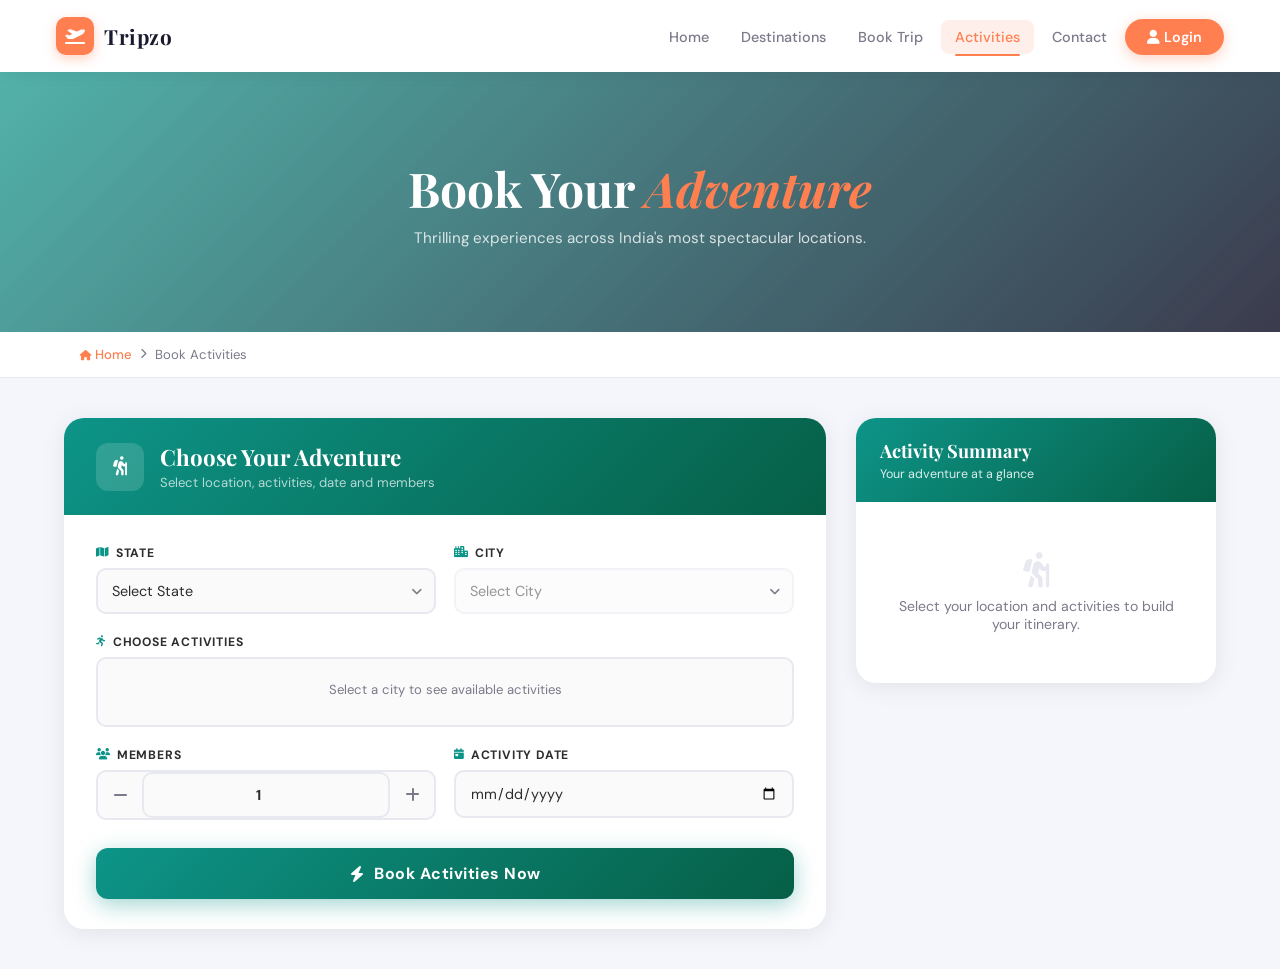
<file: Activity.html>
<!DOCTYPE html>
<html lang="en">
<head>
  <meta charset="UTF-8">
  <meta name="viewport" content="width=device-width, initial-scale=1.0">
  <title>Book Activities – Tripzo</title>
  <link rel="icon" href="data:image/svg+xml,<svg xmlns='http://www.w3.org/2000/svg' viewBox='0 0 100 100'><text y='.9em' font-size='90'>✈</text></svg>">
  <link rel="stylesheet" href="https://cdnjs.cloudflare.com/ajax/libs/font-awesome/6.6.0/css/all.min.css" crossorigin="anonymous">
  <link href="https://fonts.googleapis.com/css2?family=Playfair+Display:ital,wght@0,400;0,700;1,400&family=DM+Sans:wght@300;400;500;600&display=swap" rel="stylesheet">
  <link rel="stylesheet" href="style.css">
  <style>
    :root{--teal:#0d9488;--teal-dark:#065f46;--teal-light:rgba(13,148,136,.12);}
    .page-hero{height:260px;position:relative;display:flex;align-items:center;justify-content:center;overflow:hidden;}
    .page-hero::before{content:'';position:absolute;inset:0;background:url('https://images.unsplash.com/photo-1551632811-561732d1e306?w=1400&q=80') center/cover;}
    .page-hero::after{content:'';position:absolute;inset:0;background:linear-gradient(135deg,rgba(13,148,136,.7)0%,rgba(26,26,46,.85)100%);}
    .page-hero-text{position:relative;z-index:1;text-align:center;color:#fff;}
    .page-hero-text h1{font-family:'Playfair Display',serif;font-size:clamp(1.8rem,4vw,3rem);font-weight:700;margin-bottom:8px;}
    .page-hero-text h1 em{color:var(--coral);font-style:italic;}
    .page-hero-text p{font-size:.95rem;opacity:.8;}
    .breadcrumb{padding:14px 80px;background:#fff;border-bottom:1px solid var(--border);display:flex;align-items:center;gap:8px;font-size:.82rem;color:var(--text-muted);}
    .breadcrumb a{color:var(--coral);font-weight:500;}
    .breadcrumb i{font-size:.65rem;}
    .act-layout{max-width:1200px;margin:40px auto;padding:0 24px;display:grid;grid-template-columns:1fr 360px;gap:30px;align-items:start;}
    /* Form card */
    .form-card{background:#fff;border-radius:20px;box-shadow:var(--shadow);overflow:hidden;}
    .form-card-head{background:linear-gradient(135deg,var(--teal),var(--teal-dark));padding:24px 32px;display:flex;align-items:center;gap:16px;}
    .form-card-head .fch-icon{width:48px;height:48px;background:rgba(255,255,255,.15);border-radius:12px;display:flex;align-items:center;justify-content:center;font-size:1.2rem;color:#fff;}
    .form-card-head h2{font-family:'Playfair Display',serif;font-size:1.4rem;color:#fff;}
    .form-card-head p{font-size:.82rem;color:rgba(255,255,255,.7);margin-top:2px;}
    .form-body{padding:30px 32px;}
    .form-row{display:grid;grid-template-columns:1fr 1fr;gap:18px;}
    .fg{margin-bottom:20px;}
    .fg label{display:flex;align-items:center;gap:6px;font-size:.76rem;font-weight:700;text-transform:uppercase;letter-spacing:.8px;color:var(--text);margin-bottom:7px;}
    .fg label i{color:var(--teal);font-size:.7rem;}
    .sel-wrap{position:relative;}
    .sel-wrap::after{content:'\f107';font-family:'Font Awesome 6 Free';font-weight:900;position:absolute;right:14px;top:50%;transform:translateY(-50%);color:var(--text-muted);pointer-events:none;font-size:.8rem;}
    .fg select,.fg input[type="number"],.fg input[type="date"]{width:100%;padding:12px 14px;border:2px solid var(--border);border-radius:10px;font-family:'DM Sans',sans-serif;font-size:.9rem;color:var(--text);background:#fafafa;outline:none;transition:all .3s;appearance:none;-webkit-appearance:none;}
    .fg select:focus,.fg input:focus{border-color:var(--teal);background:#fff;box-shadow:0 0 0 4px rgba(13,148,136,.1);}
    .fg select:disabled{opacity:.5;cursor:not-allowed;}
    /* Activity chips */
    .activity-chips{display:grid;grid-template-columns:1fr 1fr;gap:8px;padding:12px;background:#fafafa;border:2px solid var(--border);border-radius:10px;min-height:70px;}
    .activity-chip{display:flex;align-items:center;gap:8px;padding:9px 12px;border-radius:8px;border:1.5px solid var(--border);background:#fff;cursor:pointer;transition:all .2s;font-size:.82rem;color:var(--text);}
    .activity-chip input[type="checkbox"]{width:14px;height:14px;accent-color:var(--teal);cursor:pointer;flex-shrink:0;margin:0;padding:0;border:none;box-shadow:none;}
    .activity-chip .chip-icon{font-size:1.05rem;flex-shrink:0;}
    .activity-chip:hover{border-color:var(--teal);background:var(--teal-light);}
    .activity-chip.checked{border-color:var(--teal);background:var(--teal-light);color:var(--teal-dark);font-weight:600;}
    .chips-hint{grid-column:1/-1;text-align:center;color:var(--text-muted);font-size:.82rem;padding:10px;}
    /* Member counter */
    .member-counter{display:flex;align-items:center;border:2px solid var(--border);border-radius:10px;overflow:hidden;background:#fafafa;}
    .ctr-btn{width:44px;height:44px;border:none;background:transparent;color:var(--text-muted);font-size:1rem;cursor:pointer;transition:all .2s;display:flex;align-items:center;justify-content:center;}
    .ctr-btn:hover{background:var(--teal-light);color:var(--teal);}
    .ctr-val{flex:1;text-align:center;font-size:1rem;font-weight:700;color:var(--text);border:none;background:transparent;outline:none;font-family:'DM Sans',sans-serif;padding:0;}
    /* Errors */
    .ferr{font-size:.75rem;color:#e53935;margin-top:4px;display:none;align-items:center;gap:4px;}
    .ferr.show{display:flex;}
    /* Submit */
    .form-submit{width:100%;padding:15px;background:linear-gradient(135deg,var(--teal),var(--teal-dark));color:#fff;border:none;border-radius:12px;font-family:'DM Sans',sans-serif;font-size:1rem;font-weight:700;letter-spacing:.5px;cursor:pointer;transition:all .3s;box-shadow:0 6px 22px rgba(13,148,136,.38);display:flex;align-items:center;justify-content:center;gap:10px;margin-top:8px;}
    .form-submit:hover{transform:translateY(-2px);box-shadow:0 10px 30px rgba(13,148,136,.55);}
    /* Summary */
    .summary-card{background:#fff;border-radius:20px;box-shadow:var(--shadow);overflow:hidden;position:sticky;top:90px;}
    .sum-head{background:linear-gradient(135deg,var(--teal),var(--teal-dark));padding:20px 24px;color:#fff;}
    .sum-head h3{font-family:'Playfair Display',serif;font-size:1.15rem;margin-bottom:3px;}
    .sum-head p{font-size:.78rem;opacity:.85;}
    .sum-body{padding:22px;}
    .sum-item{display:flex;justify-content:space-between;align-items:flex-start;padding:11px 0;border-bottom:1px solid var(--border);gap:10px;}
    .sum-item:last-child{border-bottom:none;}
    .sum-label{font-size:.74rem;text-transform:uppercase;letter-spacing:.8px;color:var(--text-muted);font-weight:700;display:flex;align-items:center;gap:5px;flex-shrink:0;}
    .sum-label i{color:var(--teal);}
    .sum-val{font-size:.88rem;font-weight:600;color:var(--text);text-align:right;max-width:58%;}
    .sum-tag{background:var(--teal-light);color:var(--teal);padding:2px 8px;border-radius:20px;font-size:.72rem;font-weight:600;white-space:nowrap;}
    .sum-empty{text-align:center;padding:28px 16px;color:var(--text-muted);font-size:.88rem;}
    .sum-empty i{font-size:2.2rem;color:var(--border);display:block;margin-bottom:10px;}
    /* Confirm modal */
    .bk-modal{display:none;position:fixed;inset:0;background:rgba(0,0,0,.6);backdrop-filter:blur(4px);z-index:9999;align-items:center;justify-content:center;}
    .bk-modal.open{display:flex;}
    .bk-modal-box{background:#fff;border-radius:24px;padding:44px 38px;max-width:500px;width:92%;text-align:center;animation:popIn .4s cubic-bezier(.175,.885,.32,1.275);box-shadow:0 30px 80px rgba(0,0,0,.25);}
    @keyframes popIn{from{opacity:0;transform:scale(.85)}to{opacity:1;transform:scale(1)}}
    .bk-tick{width:76px;height:76px;background:linear-gradient(135deg,var(--teal),var(--teal-dark));border-radius:50%;display:flex;align-items:center;justify-content:center;margin:0 auto 22px;font-size:1.9rem;color:#fff;box-shadow:0 8px 24px rgba(13,148,136,.4);}
    .bk-modal-box h2{font-family:'Playfair Display',serif;font-size:1.7rem;margin-bottom:8px;color:var(--dark);}
    .bk-modal-box>p{color:var(--text-muted);font-size:.9rem;margin-bottom:22px;line-height:1.6;}
    .bk-ref{background:var(--teal-light);border:1.5px dashed var(--teal);border-radius:10px;padding:12px 18px;margin-bottom:22px;font-size:.82rem;color:var(--teal-dark);font-weight:700;}
    .bk-details{text-align:left;background:#f8f9fc;border-radius:12px;padding:14px 18px;margin-bottom:24px;}
    .md-row{display:flex;justify-content:space-between;padding:6px 0;font-size:.85rem;border-bottom:1px solid var(--border);}
    .md-row:last-child{border-bottom:none;}
    .md-row span:first-child{color:var(--text-muted);font-weight:500;}
    .md-row span:last-child{font-weight:600;color:var(--text);text-align:right;max-width:60%;}
    .bk-btn{width:100%;padding:13px;border-radius:12px;border:none;font-family:'DM Sans',sans-serif;font-size:.92rem;font-weight:700;cursor:pointer;transition:all .3s;margin-bottom:10px;}
    .bk-btn-primary{background:linear-gradient(135deg,var(--teal),var(--teal-dark));color:#fff;box-shadow:0 4px 16px rgba(13,148,136,.35);}
    .bk-btn-primary:hover{transform:translateY(-1px);}
    .bk-btn-secondary{background:transparent;color:var(--text-muted);border:2px solid var(--border);}
    .bk-btn-secondary:hover{border-color:var(--teal);color:var(--teal);}
    @media(max-width:900px){.act-layout{grid-template-columns:1fr;}.summary-card{position:static;}.breadcrumb{padding:14px 20px;}.form-row{grid-template-columns:1fr;}.form-body{padding:22px 20px;}}
    @media(max-width:600px){.activity-chips{grid-template-columns:1fr;}}
  </style>
</head>
<body>

<!-- NAVBAR -->
<header id="navbar">
  <a href="index.html" class="nav-brand">
    <div class="nav-brand-icon"><i class="fa-solid fa-plane-departure"></i></div>
    <span>Tripzo</span>
  </a>
  <nav><ul id="nav-list">
    <li><a href="index.html">Home</a></li>
    <li><a href="index.html#destinations">Destinations</a></li>
    <li><a href="booking.html">Book Trip</a></li>
    <li><a href="Activity.html" class="nav-active">Activities</a></li>
    <li><a href="index.html#contact">Contact</a></li>
    <li><a href="loginpg.html" class="nav-login-btn"><i class="fa-solid fa-user"></i> Login</a></li>
  </ul></nav>
  <button class="hamburger" id="hamburger" onclick="toggleNav()" aria-label="Toggle menu"><span></span><span></span><span></span></button>
</header>

<!-- PAGE HERO -->
<div class="page-hero">
  <div class="page-hero-text">
    <h1>Book Your <em>Adventure</em></h1>
    <p>Thrilling experiences across India's most spectacular locations.</p>
  </div>
</div>

<!-- BREADCRUMB -->
<div class="breadcrumb">
  <a href="index.html"><i class="fa-solid fa-house"></i> Home</a>
  <i class="fa-solid fa-chevron-right"></i>
  <span>Book Activities</span>
</div>

<!-- MAIN -->
<div class="act-layout">
  <!-- FORM -->
  <div>
    <div class="form-card">
      <div class="form-card-head">
        <div class="fch-icon"><i class="fa-solid fa-person-hiking"></i></div>
        <div><h2>Choose Your Adventure</h2><p>Select location, activities, date and members</p></div>
      </div>
      <div class="form-body">
        <form id="activityForm" novalidate>
          <!-- State + City -->
          <div class="form-row">
            <div class="fg">
              <label><i class="fa-solid fa-map"></i>State</label>
              <div class="sel-wrap">
                <select id="state" onchange="updateCities()"><option value="">Select State</option></select>
              </div>
              <div class="ferr" id="aerr-state"><i class="fa-solid fa-circle-exclamation"></i>Please select a state</div>
            </div>
            <div class="fg">
              <label><i class="fa-solid fa-city"></i>City</label>
              <div class="sel-wrap">
                <select id="city" onchange="updateActivities()" disabled><option value="">Select City</option></select>
              </div>
              <div class="ferr" id="aerr-city"><i class="fa-solid fa-circle-exclamation"></i>Please select a city</div>
            </div>
          </div>
          <!-- Activities -->
          <div class="fg">
            <label><i class="fa-solid fa-person-running"></i>Choose Activities</label>
            <div class="activity-chips" id="activityChips">
              <p class="chips-hint">Select a city to see available activities</p>
            </div>
            <div class="ferr" id="aerr-act"><i class="fa-solid fa-circle-exclamation"></i>Select at least one activity</div>
          </div>
          <!-- Members + Date -->
          <div class="form-row">
            <div class="fg">
              <label><i class="fa-solid fa-users"></i>Members</label>
              <div class="member-counter">
                <button type="button" class="ctr-btn" onclick="changeCount(-1)"><i class="fa-solid fa-minus"></i></button>
                <input type="number" class="ctr-val" id="members" value="1" min="1" max="50" readonly>
                <button type="button" class="ctr-btn" onclick="changeCount(1)"><i class="fa-solid fa-plus"></i></button>
              </div>
              <div class="ferr" id="aerr-members"><i class="fa-solid fa-circle-exclamation"></i>Min 1, max 50 members</div>
            </div>
            <div class="fg">
              <label><i class="fa-solid fa-calendar-day"></i>Activity Date</label>
              <input type="date" id="activityDate">
              <div class="ferr" id="aerr-date"><i class="fa-solid fa-circle-exclamation"></i>Please select a future date</div>
            </div>
          </div>
          <button type="submit" class="form-submit">
            <i class="fa-solid fa-bolt"></i> Book Activities Now
          </button>
        </form>
      </div>
    </div>
  </div>

  <!-- SUMMARY -->
  <div class="summary-card">
    <div class="sum-head"><h3>Activity Summary</h3><p>Your adventure at a glance</p></div>
    <div class="sum-body" id="summaryBody">
      <div class="sum-empty"><i class="fa-solid fa-person-hiking"></i>Select your location and activities to build your itinerary.</div>
    </div>
  </div>
</div>

<!-- CONFIRM MODAL -->
<div class="bk-modal" id="actConfirmModal">
  <div class="bk-modal-box">
    <div class="bk-tick"><i class="fa-solid fa-bolt"></i></div>
    <h2>Adventure Booked!</h2>
    <p>Your activities are confirmed. Get ready for an unforgettable experience!</p>
    <div class="bk-ref" id="actBookingRef">Booking ID: #ACT-000000</div>
    <div class="bk-details" id="actModalDetails"></div>
    <button class="bk-btn bk-btn-primary" onclick="window.location.href='index.html'"><i class="fa-solid fa-house"></i> Back to Home</button>
    <button class="bk-btn bk-btn-secondary" onclick="closeConfirmModal()">Book More Activities</button>
  </div>
</div>

<button class="back-top" id="backTop" onclick="window.scrollTo({top:0,behavior:'smooth'})" aria-label="Back to top"><i class="fa-solid fa-chevron-up"></i></button>

<script src="data.js"></script>
<script src="travel.js"></script>
</body>
</html>
</file>
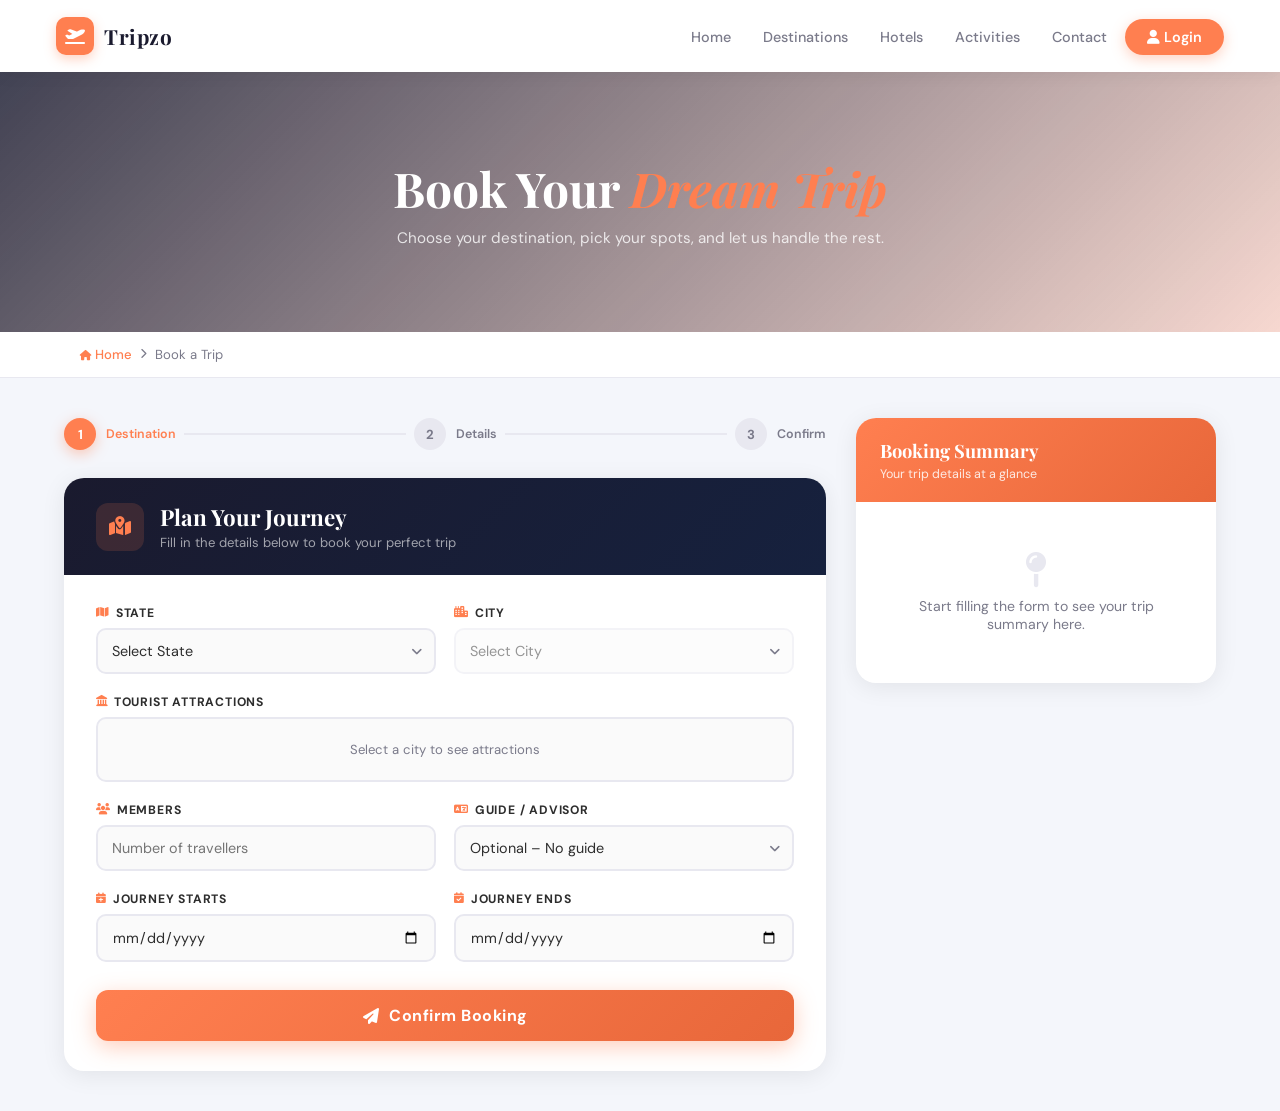
<file: booking.html>
<!DOCTYPE html>
<html lang="en">
<head>
  <meta charset="UTF-8">
  <meta name="viewport" content="width=device-width, initial-scale=1.0">
  <title>Book a Trip – Tripzo</title>
  <link rel="icon" href="data:image/svg+xml,<svg xmlns='http://www.w3.org/2000/svg' viewBox='0 0 100 100'><text y='.9em' font-size='90'>✈</text></svg>">
  <link rel="stylesheet" href="https://cdnjs.cloudflare.com/ajax/libs/font-awesome/6.6.0/css/all.min.css" crossorigin="anonymous">
  <link href="https://fonts.googleapis.com/css2?family=Playfair+Display:ital,wght@0,400;0,700;1,400&family=DM+Sans:wght@300;400;500;600&display=swap" rel="stylesheet">
  <link rel="stylesheet" href="style.css">
  <style>
    /* ── PAGE SPECIFIC ── */
    .page-hero{height:260px;position:relative;display:flex;align-items:center;justify-content:center;overflow:hidden;}
    .page-hero::before{content:'';position:absolute;inset:0;background:url('https://images.unsplash.com/photo-1524492412937-b28074a5d7da?w=1400&q=80') center/cover;}
    .page-hero::after{content:'';position:absolute;inset:0;background:linear-gradient(135deg,rgba(26,26,46,.82)0%,rgba(255,127,80,.25)100%);}
    .page-hero-text{position:relative;z-index:1;text-align:center;color:#fff;}
    .page-hero-text h1{font-family:'Playfair Display',serif;font-size:clamp(1.8rem,4vw,3rem);font-weight:700;margin-bottom:8px;}
    .page-hero-text h1 em{color:var(--coral);font-style:italic;}
    .page-hero-text p{font-size:.95rem;opacity:.8;}
    .breadcrumb{padding:14px 80px;background:#fff;border-bottom:1px solid var(--border);display:flex;align-items:center;gap:8px;font-size:.82rem;color:var(--text-muted);}
    .breadcrumb a{color:var(--coral);font-weight:500;}
    .breadcrumb i{font-size:.65rem;}
    /* Layout */
    .booking-layout{max-width:1200px;margin:40px auto;padding:0 24px;display:grid;grid-template-columns:1fr 360px;gap:30px;align-items:start;}
    /* Steps */
    .steps{display:flex;align-items:center;margin-bottom:28px;}
    .step{display:flex;align-items:center;gap:10px;}
    .step-num{width:32px;height:32px;border-radius:50%;background:var(--border);color:var(--text-muted);display:flex;align-items:center;justify-content:center;font-size:.82rem;font-weight:700;flex-shrink:0;transition:all .3s;}
    .step.active .step-num{background:var(--coral);color:#fff;box-shadow:0 4px 14px rgba(255,127,80,.4);}
    .step.done .step-num{background:#2e7d32;color:#fff;}
    .step-label{font-size:.78rem;font-weight:600;color:var(--text-muted);}
    .step.active .step-label{color:var(--coral);}
    .step.done .step-label{color:#2e7d32;}
    .step-line{flex:1;height:2px;background:var(--border);margin:0 8px;transition:background .3s;}
    .step-line.done{background:#2e7d32;}
    /* Form card */
    .form-card{background:#fff;border-radius:20px;box-shadow:var(--shadow);overflow:hidden;}
    .form-card-head{background:linear-gradient(135deg,var(--dark),var(--dark-2));padding:24px 32px;display:flex;align-items:center;gap:16px;}
    .form-card-head .fch-icon{width:48px;height:48px;background:rgba(255,127,80,.15);border-radius:12px;display:flex;align-items:center;justify-content:center;font-size:1.2rem;color:var(--coral);}
    .form-card-head h2{font-family:'Playfair Display',serif;font-size:1.4rem;color:#fff;}
    .form-card-head p{font-size:.82rem;color:rgba(255,255,255,.6);margin-top:2px;}
    .form-body{padding:30px 32px;}
    .form-row{display:grid;grid-template-columns:1fr 1fr;gap:18px;}
    .fg{margin-bottom:20px;}
    .fg label{display:flex;align-items:center;gap:6px;font-size:.76rem;font-weight:700;text-transform:uppercase;letter-spacing:.8px;color:var(--text);margin-bottom:7px;}
    .fg label i{color:var(--coral);font-size:.7rem;}
    .sel-wrap{position:relative;}
    .sel-wrap::after{content:'\f107';font-family:'Font Awesome 6 Free';font-weight:900;position:absolute;right:14px;top:50%;transform:translateY(-50%);color:var(--text-muted);pointer-events:none;font-size:.8rem;}
    .fg select,.fg input[type="number"],.fg input[type="date"]{width:100%;padding:12px 14px;border:2px solid var(--border);border-radius:10px;font-family:'DM Sans',sans-serif;font-size:.9rem;color:var(--text);background:#fafafa;outline:none;transition:all .3s;appearance:none;-webkit-appearance:none;}
    .fg select:focus,.fg input:focus{border-color:var(--coral);background:#fff;box-shadow:0 0 0 4px rgba(255,127,80,.1);}
    .fg select:disabled{opacity:.5;cursor:not-allowed;}
    /* Sites */
    .sites-grid{display:grid;grid-template-columns:1fr 1fr;gap:8px;padding:12px;background:#fafafa;border:2px solid var(--border);border-radius:10px;min-height:60px;}
    .site-chip{display:flex;align-items:center;gap:8px;padding:8px 12px;border-radius:8px;border:1.5px solid var(--border);background:#fff;cursor:pointer;transition:all .2s;font-size:.82rem;color:var(--text);}
    .site-chip input[type="checkbox"]{width:14px;height:14px;accent-color:var(--coral);cursor:pointer;flex-shrink:0;margin:0;padding:0;border:none;box-shadow:none;}
    .site-chip:hover{border-color:var(--coral);background:var(--coral-light);}
    .site-chip.checked{border-color:var(--coral);background:var(--coral-light);color:var(--coral-dark);font-weight:600;}
    .sites-hint{grid-column:1/-1;text-align:center;color:var(--text-muted);font-size:.82rem;padding:10px;}
    /* Field errors */
    .ferr{font-size:.75rem;color:#e53935;margin-top:4px;display:none;align-items:center;gap:4px;}
    .ferr.show{display:flex;}
    /* Submit btn */
    .form-submit{width:100%;padding:15px;background:linear-gradient(135deg,var(--coral),var(--coral-dark));color:#fff;border:none;border-radius:12px;font-family:'DM Sans',sans-serif;font-size:1rem;font-weight:700;letter-spacing:.5px;cursor:pointer;transition:all .3s;box-shadow:0 6px 22px rgba(255,127,80,.38);display:flex;align-items:center;justify-content:center;gap:10px;margin-top:8px;}
    .form-submit:hover{transform:translateY(-2px);box-shadow:0 10px 30px rgba(255,127,80,.55);}
    /* Summary */
    .summary-card{background:#fff;border-radius:20px;box-shadow:var(--shadow);overflow:hidden;position:sticky;top:90px;}
    .sum-head{background:linear-gradient(135deg,var(--coral),var(--coral-dark));padding:20px 24px;color:#fff;}
    .sum-head h3{font-family:'Playfair Display',serif;font-size:1.15rem;margin-bottom:3px;}
    .sum-head p{font-size:.78rem;opacity:.85;}
    .sum-body{padding:22px;}
    .sum-item{display:flex;justify-content:space-between;align-items:flex-start;padding:11px 0;border-bottom:1px solid var(--border);gap:10px;}
    .sum-item:last-child{border-bottom:none;}
    .sum-label{font-size:.74rem;text-transform:uppercase;letter-spacing:.8px;color:var(--text-muted);font-weight:700;display:flex;align-items:center;gap:5px;flex-shrink:0;}
    .sum-label i{color:var(--coral);}
    .sum-val{font-size:.88rem;font-weight:600;color:var(--text);text-align:right;max-width:58%;}
    .sum-empty{text-align:center;padding:28px 16px;color:var(--text-muted);font-size:.88rem;}
    .sum-empty i{font-size:2.2rem;color:var(--border);display:block;margin-bottom:10px;}
    /* Confirm modal */
    .bk-modal{display:none;position:fixed;inset:0;background:rgba(0,0,0,.6);backdrop-filter:blur(4px);z-index:9999;align-items:center;justify-content:center;}
    .bk-modal.open{display:flex;}
    .bk-modal-box{background:#fff;border-radius:24px;padding:44px 38px;max-width:500px;width:92%;text-align:center;animation:popIn .4s cubic-bezier(.175,.885,.32,1.275);box-shadow:0 30px 80px rgba(0,0,0,.25);}
    @keyframes popIn{from{opacity:0;transform:scale(.85)}to{opacity:1;transform:scale(1)}}
    .bk-tick{width:76px;height:76px;background:linear-gradient(135deg,#51cf66,#2e7d32);border-radius:50%;display:flex;align-items:center;justify-content:center;margin:0 auto 22px;font-size:1.9rem;color:#fff;box-shadow:0 8px 24px rgba(81,207,102,.4);}
    .bk-modal-box h2{font-family:'Playfair Display',serif;font-size:1.7rem;margin-bottom:8px;color:var(--dark);}
    .bk-modal-box>p{color:var(--text-muted);font-size:.9rem;margin-bottom:22px;line-height:1.6;}
    .bk-ref{background:var(--coral-light);border:1.5px dashed var(--coral);border-radius:10px;padding:12px 18px;margin-bottom:22px;font-size:.82rem;color:var(--coral-dark);font-weight:700;}
    .bk-details{text-align:left;background:#f8f9fc;border-radius:12px;padding:14px 18px;margin-bottom:24px;}
    .md-row{display:flex;justify-content:space-between;padding:6px 0;font-size:.85rem;border-bottom:1px solid var(--border);}
    .md-row:last-child{border-bottom:none;}
    .md-row span:first-child{color:var(--text-muted);font-weight:500;}
    .md-row span:last-child{font-weight:600;color:var(--text);text-align:right;max-width:60%;}
    .bk-btn{width:100%;padding:13px;border-radius:12px;border:none;font-family:'DM Sans',sans-serif;font-size:.92rem;font-weight:700;cursor:pointer;transition:all .3s;margin-bottom:10px;}
    .bk-btn-primary{background:linear-gradient(135deg,var(--coral),var(--coral-dark));color:#fff;box-shadow:0 4px 16px rgba(255,127,80,.35);}
    .bk-btn-primary:hover{transform:translateY(-1px);}
    .bk-btn-secondary{background:transparent;color:var(--text-muted);border:2px solid var(--border);}
    .bk-btn-secondary:hover{border-color:var(--coral);color:var(--coral);}
    @media(max-width:900px){.booking-layout{grid-template-columns:1fr;}.summary-card{position:static;}.breadcrumb{padding:14px 20px;}.form-row{grid-template-columns:1fr;}.form-body{padding:22px 20px;}}
    @media(max-width:600px){.sites-grid{grid-template-columns:1fr;}}
  </style>
</head>
<body>

<!-- NAVBAR -->
<header id="navbar">
  <a href="index.html" class="nav-brand">
    <div class="nav-brand-icon"><i class="fa-solid fa-plane-departure"></i></div>
    <span>Tripzo</span>
  </a>
  <nav><ul id="nav-list">
    <li><a href="index.html">Home</a></li>
    <li><a href="index.html#destinations">Destinations</a></li>
    <li><a href="index.html#hotels">Hotels</a></li>
    <li><a href="Activity.html">Activities</a></li>
    <li><a href="index.html#contact">Contact</a></li>
    <li><a href="loginpg.html" class="nav-login-btn"><i class="fa-solid fa-user"></i> Login</a></li>
  </ul></nav>
  <button class="hamburger" id="hamburger" onclick="toggleNav()" aria-label="Toggle menu"><span></span><span></span><span></span></button>
</header>

<!-- PAGE HERO -->
<div class="page-hero">
  <div class="page-hero-text">
    <h1>Book Your <em>Dream Trip</em></h1>
    <p>Choose your destination, pick your spots, and let us handle the rest.</p>
  </div>
</div>

<!-- BREADCRUMB -->
<div class="breadcrumb">
  <a href="index.html"><i class="fa-solid fa-house"></i> Home</a>
  <i class="fa-solid fa-chevron-right"></i>
  <span>Book a Trip</span>
</div>

<!-- MAIN -->
<div class="booking-layout">
  <!-- LEFT: FORM -->
  <div>
    <!-- Progress Steps -->
    <div class="steps">
      <div class="step active" id="step1"><div class="step-num">1</div><div class="step-label">Destination</div></div>
      <div class="step-line" id="line1"></div>
      <div class="step" id="step2"><div class="step-num">2</div><div class="step-label">Details</div></div>
      <div class="step-line" id="line2"></div>
      <div class="step" id="step3"><div class="step-num">3</div><div class="step-label">Confirm</div></div>
    </div>

    <div class="form-card">
      <div class="form-card-head">
        <div class="fch-icon"><i class="fa-solid fa-map-location-dot"></i></div>
        <div><h2>Plan Your Journey</h2><p>Fill in the details below to book your perfect trip</p></div>
      </div>
      <div class="form-body">
        <form id="bookingForm" novalidate>
          <!-- State + City -->
          <div class="form-row">
            <div class="fg">
              <label><i class="fa-solid fa-map"></i>State</label>
              <div class="sel-wrap">
                <select id="placeName" onchange="updateCities()"><option value="">Select State</option></select>
              </div>
              <div class="ferr" id="err-state"><i class="fa-solid fa-circle-exclamation"></i>Please select a state</div>
            </div>
            <div class="fg">
              <label><i class="fa-solid fa-city"></i>City</label>
              <div class="sel-wrap">
                <select id="cityName" onchange="updateSites()" disabled><option value="">Select City</option></select>
              </div>
              <div class="ferr" id="err-city"><i class="fa-solid fa-circle-exclamation"></i>Please select a city</div>
            </div>
          </div>
          <!-- Sites -->
          <div class="fg">
            <label><i class="fa-solid fa-landmark"></i>Tourist Attractions</label>
            <div class="sites-grid" id="siteName">
              <p class="sites-hint">Select a city to see attractions</p>
            </div>
            <div class="ferr" id="err-sites"><i class="fa-solid fa-circle-exclamation"></i>Select at least one attraction</div>
          </div>
          <!-- Members + Guide -->
          <div class="form-row">
            <div class="fg">
              <label><i class="fa-solid fa-users"></i>Members</label>
              <input type="number" id="members" placeholder="Number of travellers" min="1" max="50" oninput="updateSummary()">
              <div class="ferr" id="err-members"><i class="fa-solid fa-circle-exclamation"></i>Enter 1–50 members</div>
            </div>
            <div class="fg">
              <label><i class="fa-solid fa-language"></i>Guide / Advisor</label>
              <div class="sel-wrap">
                <select id="Guide" onchange="updateSummary()">
                  <option value="">Optional – No guide</option>
                  <option value="English / Hindi">English / Hindi</option>
                  <option value="English / Bengali">English / Bengali</option>
                  <option value="English / Tamil">English / Tamil</option>
                  <option value="English / Telugu">English / Telugu</option>
                  <option value="English / Kannada">English / Kannada</option>
                  <option value="English / Marathi">English / Marathi</option>
                  <option value="English / Gujarati">English / Gujarati</option>
                  <option value="English / Punjabi">English / Punjabi</option>
                </select>
              </div>
            </div>
          </div>
          <!-- Dates -->
          <div class="form-row">
            <div class="fg">
              <label><i class="fa-solid fa-calendar-plus"></i>Journey Starts</label>
              <input type="date" id="startDate">
              <div class="ferr" id="err-start"><i class="fa-solid fa-circle-exclamation"></i>Please select a start date</div>
            </div>
            <div class="fg">
              <label><i class="fa-solid fa-calendar-check"></i>Journey Ends</label>
              <input type="date" id="endDate">
              <div class="ferr" id="err-end"><i class="fa-solid fa-circle-exclamation"></i>End date must be after start</div>
            </div>
          </div>
          <button type="button" id="submit" class="form-submit">
            <i class="fa-solid fa-paper-plane"></i> Confirm Booking
          </button>
        </form>
      </div>
    </div>
  </div>

  <!-- RIGHT: SUMMARY -->
  <div class="summary-card">
    <div class="sum-head"><h3>Booking Summary</h3><p>Your trip details at a glance</p></div>
    <div class="sum-body" id="summaryBody">
      <div class="sum-empty"><i class="fa-solid fa-map-pin"></i>Start filling the form to see your trip summary here.</div>
    </div>
  </div>
</div>

<!-- CONFIRM MODAL -->
<div class="bk-modal" id="confirmModal">
  <div class="bk-modal-box">
    <div class="bk-tick"><i class="fa-solid fa-check"></i></div>
    <h2>Booking Confirmed!</h2>
    <p>Your trip has been booked. Check your email for full itinerary details.</p>
    <div class="bk-ref" id="bookingRef">Booking ID: #TRP-000000</div>
    <div class="bk-details" id="modalDetails"></div>
    <button class="bk-btn bk-btn-primary" onclick="window.location.href='index.html'"><i class="fa-solid fa-house"></i> Back to Home</button>
    <button class="bk-btn bk-btn-secondary" onclick="closeConfirmModal()">Book Another Trip</button>
  </div>
</div>

<button class="back-top" id="backTop" onclick="window.scrollTo({top:0,behavior:'smooth'})" aria-label="Back to top"><i class="fa-solid fa-chevron-up"></i></button>

<script src="data.js"></script>
<script src="travel.js"></script>
<script>
  /* Live summary wired to booking page */
  window.updateSummary = function() {
    const state  = (document.getElementById('placeName')||{}).value;
    const city   = (document.getElementById('cityName')||{}).value;
    const members= (document.getElementById('members')||{}).value;
    const guide  = (document.getElementById('Guide')||{}).value;
    const start  = (document.getElementById('startDate')||{}).value;
    const end    = (document.getElementById('endDate')||{}).value;
    const sites  = Array.from(document.querySelectorAll('#siteName input:checked')).map(c=>c.value);
    const body   = document.getElementById('summaryBody');
    if(!body) return;
    if(!state){body.innerHTML='<div class="sum-empty"><i class="fa-solid fa-map-pin"></i>Start filling the form to see your trip summary here.</div>';return;}
    const row=(ico,lbl,val)=>val?`<div class="sum-item"><div class="sum-label"><i class="fa-solid fa-${ico}"></i>${lbl}</div><div class="sum-val">${val}</div></div>`:'';
    let html='';
    html+=row('map','State',state);
    html+=row('city','City',city);
    if(sites.length) html+=row('landmark','Attractions',sites.join(', '));
    html+=row('users','Members',members?`${members} traveller${members>1?'s':''}`: '');
    html+=row('language','Guide',guide||'None');
    if(start&&end){
      const days=Math.ceil((new Date(end)-new Date(start))/86400000);
      html+=row('calendar','Dates',`${fmtDate(start)} → ${fmtDate(end)}`);
      if(days>0) html+=row('clock','Duration',`${days} day${days>1?'s':''}`);
    } else if(start){
      html+=row('calendar','Starts',fmtDate(start));
    }
    body.innerHTML=html||'<div class="sum-empty"><i class="fa-solid fa-map-pin"></i>Keep filling the form...</div>';
  };

  /* date constraints */
  const today=new Date().toISOString().split('T')[0];
  document.getElementById('startDate').min=today;
  document.getElementById('endDate').min=today;
  document.getElementById('startDate').addEventListener('change',function(){
    document.getElementById('endDate').min=this.value;
    window.updateSummary();
  });
  document.getElementById('endDate').addEventListener('change',window.updateSummary);
</script>
</body>
</html>
</file>
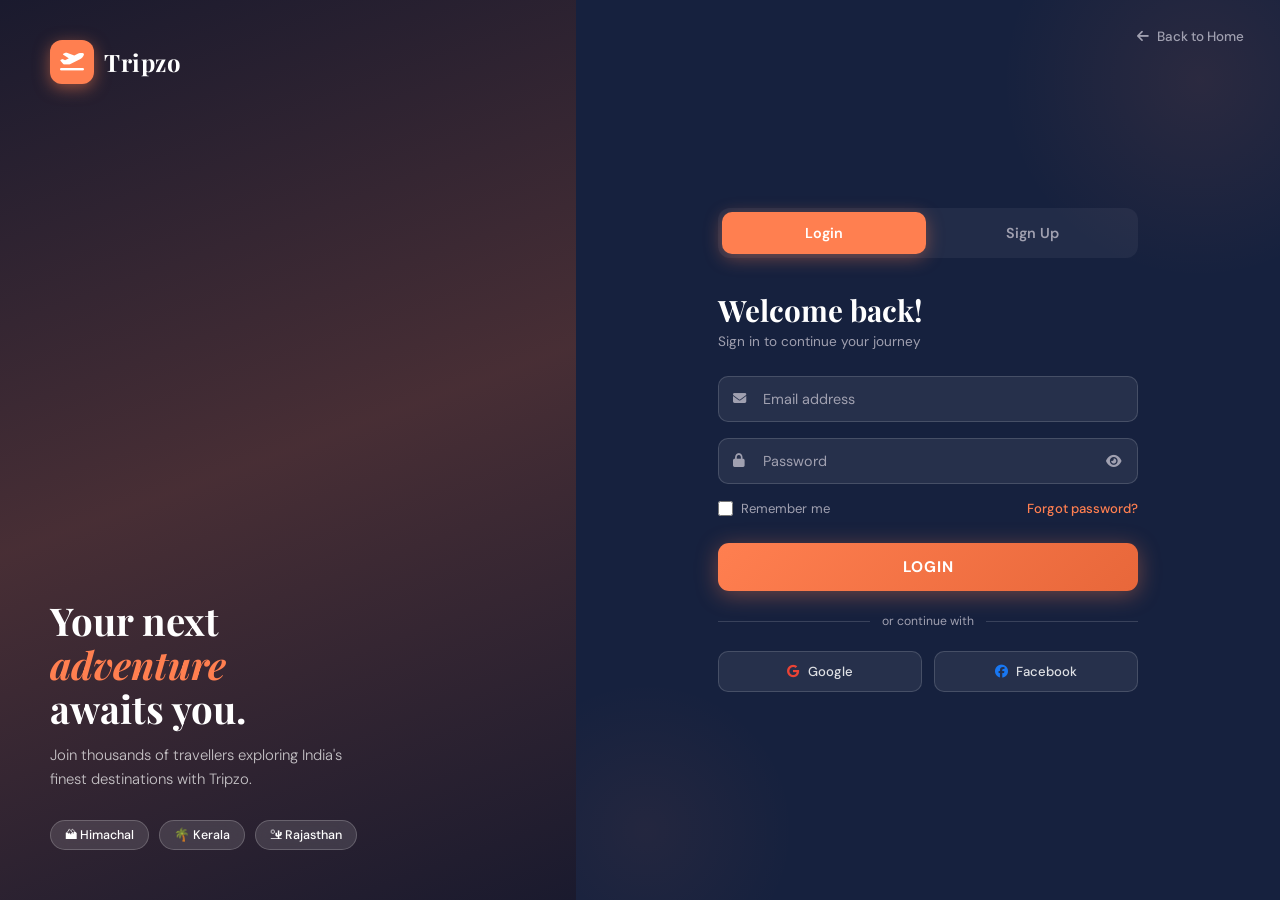
<file: loginpg.html>
<!DOCTYPE html>
<html lang="en">
<head>
  <meta charset="UTF-8">
  <meta name="viewport" content="width=device-width, initial-scale=1.0">
  <title>Login – Tripzo</title>
  <link rel="icon" href="data:image/svg+xml,<svg xmlns='http://www.w3.org/2000/svg' viewBox='0 0 100 100'><text y='.9em' font-size='90'>✈</text></svg>">
  <link rel="stylesheet" href="https://cdnjs.cloudflare.com/ajax/libs/font-awesome/6.6.0/css/all.min.css" crossorigin="anonymous">
  <link href="https://fonts.googleapis.com/css2?family=Playfair+Display:ital,wght@0,400;0,700;1,400&family=DM+Sans:wght@300;400;500;600;700&display=swap" rel="stylesheet">
  <style>
    *,*::before,*::after{margin:0;padding:0;box-sizing:border-box;}
    :root{
      --coral:#ff7f50;--coral-dark:#e8673a;
      --dark:#1a1a2e;--dark-2:#16213e;
      --muted:#a0a0b0;--white:#fff;
      --ibg:rgba(255,255,255,.07);--iborder:rgba(255,255,255,.15);
      --error:#ff6b6b;--success:#51cf66;
    }
    html{scroll-behavior:smooth;}
    body{font-family:'DM Sans',sans-serif;min-height:100vh;background:var(--dark);display:flex;overflow-x:hidden;}

    /* LEFT */
    .left{width:45%;position:relative;overflow:hidden;display:flex;flex-direction:column;justify-content:flex-end;padding:50px;flex-shrink:0;}
    .left::before{content:'';position:absolute;inset:0;background:url('https://images.unsplash.com/photo-1506905925346-21bda4d32df4?w=900&q=80') center/cover no-repeat;z-index:0;}
    .left::after{content:'';position:absolute;inset:0;background:linear-gradient(160deg,rgba(26,26,46,.3)0%,rgba(255,127,80,.2)50%,rgba(26,26,46,.92)100%);z-index:1;}
    .brand-left{position:absolute;top:40px;left:50px;z-index:2;display:flex;align-items:center;gap:10px;text-decoration:none;}
    .b-icon{width:44px;height:44px;border-radius:12px;background:var(--coral);display:flex;align-items:center;justify-content:center;font-size:1.2rem;color:#fff;box-shadow:0 4px 16px rgba(255,127,80,.5);}
    .b-name{font-family:'Playfair Display',serif;font-size:1.5rem;color:#fff;font-weight:700;letter-spacing:.5px;}
    .left-content{position:relative;z-index:2;}
    .tagline{font-family:'Playfair Display',serif;font-size:clamp(1.8rem,3vw,2.8rem);font-weight:700;color:#fff;line-height:1.15;margin-bottom:14px;}
    .tagline em{color:var(--coral);font-style:italic;}
    .sub{font-size:.93rem;color:rgba(255,255,255,.72);font-weight:300;margin-bottom:28px;max-width:300px;line-height:1.6;}
    .chips{display:flex;gap:10px;flex-wrap:wrap;}
    .chip{background:rgba(255,255,255,.12);backdrop-filter:blur(8px);border:1px solid rgba(255,255,255,.2);color:#fff;padding:6px 14px;border-radius:50px;font-size:.78rem;font-weight:500;}

    /* RIGHT */
    .right{flex:1;background:var(--dark-2);display:flex;align-items:center;justify-content:center;padding:60px 70px;position:relative;overflow:hidden;min-height:100vh;}
    .right::before{content:'';position:absolute;width:400px;height:400px;border-radius:50%;background:radial-gradient(circle,rgba(255,127,80,.09)0%,transparent 70%);top:-120px;right:-120px;pointer-events:none;}
    .right::after{content:'';position:absolute;width:300px;height:300px;border-radius:50%;background:radial-gradient(circle,rgba(255,127,80,.06)0%,transparent 70%);bottom:-80px;left:-80px;pointer-events:none;}

    .back-link{position:absolute;top:28px;right:36px;display:flex;align-items:center;gap:8px;color:var(--muted);text-decoration:none;font-size:.84rem;font-weight:500;transition:color .3s;z-index:2;}
    .back-link:hover{color:var(--coral);}

    .mob-brand{display:none;align-items:center;gap:10px;text-decoration:none;margin-bottom:32px;}
    .mob-brand .b-icon{width:38px;height:38px;border-radius:10px;font-size:1rem;}
    .mob-brand span{font-family:'Playfair Display',serif;font-size:1.4rem;color:#fff;font-weight:700;}

    .auth-box{width:100%;max-width:420px;position:relative;z-index:1;}

    /* TABS */
    .tabs{display:flex;background:rgba(255,255,255,.05);border-radius:12px;padding:4px;margin-bottom:32px;gap:4px;}
    .tab-btn{flex:1;padding:12px;border:none;background:transparent;color:var(--muted);font-family:'DM Sans',sans-serif;font-size:.9rem;font-weight:600;border-radius:10px;cursor:pointer;transition:all .3s;}
    .tab-btn.active{background:var(--coral);color:#fff;box-shadow:0 4px 18px rgba(255,127,80,.4);}

    /* PANELS */
    .panel{display:none;animation:fadeUp .35s ease both;}
    .panel.active{display:block;}
    @keyframes fadeUp{from{opacity:0;transform:translateY(14px)}to{opacity:1;transform:translateY(0)}}

    .f-heading{font-family:'Playfair Display',serif;font-size:1.85rem;color:#fff;margin-bottom:4px;}
    .f-sub{font-size:.85rem;color:var(--muted);margin-bottom:26px;}

    /* ALERTS */
    .alert{padding:11px 15px;border-radius:9px;font-size:.84rem;margin-bottom:16px;display:none;align-items:center;gap:9px;}
    .alert.error{background:rgba(255,107,107,.12);border:1px solid rgba(255,107,107,.3);color:var(--error);}
    .alert.success{background:rgba(81,207,102,.12);border:1px solid rgba(81,207,102,.3);color:var(--success);}
    .alert.show{display:flex;}

    /* INPUTS */
    .ig{position:relative;margin-bottom:16px;}
    .ig i.iico{position:absolute;left:15px;top:50%;transform:translateY(-50%);color:var(--muted);font-size:.83rem;pointer-events:none;transition:color .3s;}
    .ig:focus-within i.iico{color:var(--coral);}
    .ig input{width:100%;padding:13px 44px;background:var(--ibg);border:1.5px solid var(--iborder);border-radius:10px;color:#fff;font-family:'DM Sans',sans-serif;font-size:.9rem;outline:none;transition:all .3s;}
    .ig input::placeholder{color:var(--muted);}
    .ig input:focus{border-color:var(--coral);background:rgba(255,127,80,.07);box-shadow:0 0 0 3px rgba(255,127,80,.15);}
    .tog-pass{position:absolute;right:13px;top:50%;transform:translateY(-50%);background:none;border:none;color:var(--muted);cursor:pointer;font-size:.86rem;padding:4px;transition:color .3s;}
    .tog-pass:hover{color:var(--coral);}

    /* EXTRAS */
    .extras{display:flex;justify-content:space-between;align-items:center;margin-bottom:22px;flex-wrap:wrap;gap:8px;}
    .rem{display:flex;align-items:center;gap:8px;cursor:pointer;font-size:.82rem;color:var(--muted);}
    .rem input{width:15px;height:15px;accent-color:var(--coral);cursor:pointer;}
    .forgot{font-size:.82rem;color:var(--coral);text-decoration:none;font-weight:500;transition:opacity .2s;}
    .forgot:hover{opacity:.75;text-decoration:underline;}

    /* STRENGTH */
    .str-bar{display:flex;gap:4px;margin-top:6px;margin-bottom:4px;}
    .str-bar span{flex:1;height:3px;border-radius:3px;background:var(--iborder);transition:background .3s;}
    .str-bar.weak span:nth-child(1){background:var(--error);}
    .str-bar.fair span:nth-child(-n+2){background:#ffd43b;}
    .str-bar.good span:nth-child(-n+3){background:#74c0fc;}
    .str-bar.strong span{background:var(--success);}
    .str-lbl{font-size:.72rem;font-weight:600;margin-bottom:10px;}
    .str-lbl.weak{color:var(--error);}.str-lbl.fair{color:#ffd43b;}.str-lbl.good{color:#74c0fc;}.str-lbl.strong{color:var(--success);}

    /* SUBMIT */
    .sub-btn{width:100%;padding:14px;background:linear-gradient(135deg,var(--coral),var(--coral-dark));color:#fff;border:none;border-radius:11px;font-family:'DM Sans',sans-serif;font-size:.96rem;font-weight:700;letter-spacing:.7px;text-transform:uppercase;cursor:pointer;transition:all .3s;box-shadow:0 4px 22px rgba(255,127,80,.38);margin-top:4px;}
    .sub-btn:hover{transform:translateY(-2px);box-shadow:0 8px 30px rgba(255,127,80,.55);}
    .sub-btn:active{transform:translateY(0);}

    /* DIVIDER */
    .div{display:flex;align-items:center;gap:12px;margin:22px 0;color:var(--muted);font-size:.76rem;}
    .div::before,.div::after{content:'';flex:1;height:1px;background:var(--iborder);}

    /* SOCIAL */
    .soc-btns{display:flex;gap:12px;}
    .soc-btn{flex:1;padding:11px;background:var(--ibg);border:1.5px solid var(--iborder);border-radius:10px;color:rgba(255,255,255,.85);font-family:'DM Sans',sans-serif;font-size:.82rem;font-weight:500;cursor:pointer;display:flex;align-items:center;justify-content:center;gap:8px;transition:all .3s;}
    .soc-btn:hover{background:rgba(255,255,255,.1);border-color:rgba(255,255,255,.3);transform:translateY(-1px);}

    /* TERMS */
    .terms{font-size:.76rem;color:var(--muted);margin-top:14px;text-align:center;line-height:1.6;}
    .terms a{color:var(--coral);text-decoration:none;}
    .terms a:hover{text-decoration:underline;}

    /* RESPONSIVE */
    @media(max-width:1024px){.left{width:38%;padding:40px 32px;}.right{padding:50px 48px;}.brand-left{left:32px;}}
    @media(max-width:768px){
      body{flex-direction:column;}
      .left{display:none;}
      .right{width:100%;min-height:100vh;padding:80px 28px 48px;align-items:flex-start;}
      .back-link{top:20px;right:20px;}
      .mob-brand{display:flex;}
      .auth-box{max-width:100%;}
      .f-heading{font-size:1.65rem;}
    }
    @media(max-width:480px){
      .right{padding:70px 18px 40px;}
      .tab-btn{font-size:.86rem;padding:10px 6px;}
      .f-heading{font-size:1.4rem;}
      .ig input{font-size:.86rem;}
      .sub-btn{font-size:.9rem;padding:13px;}
      .extras{flex-direction:column;align-items:flex-start;}
      .soc-btns{flex-direction:column;}
      .back-link .bl-txt{display:none;}
    }
    @media(max-width:360px){
      .right{padding:65px 12px 30px;}
      .f-heading{font-size:1.2rem;}
    }
  </style>
</head>
<body>

<!-- LEFT -->
<div class="left">
  <a href="index.html" class="brand-left">
    <div class="b-icon"><i class="fa-solid fa-plane-departure"></i></div>
    <span class="b-name">Tripzo</span>
  </a>
  <div class="left-content">
    <h2 class="tagline">Your next<br><em>adventure</em><br>awaits you.</h2>
    <p class="sub">Join thousands of travellers exploring India's finest destinations with Tripzo.</p>
    <div class="chips">
      <span class="chip">🏔 Himachal</span>
      <span class="chip">🌴 Kerala</span>
      <span class="chip">🏜 Rajasthan</span>
    </div>
  </div>
</div>

<!-- RIGHT -->
<div class="right">
  <a href="index.html" class="back-link">
    <i class="fa-solid fa-arrow-left"></i>
    <span class="bl-txt">Back to Home</span>
  </a>

  <div class="auth-box">
    <!-- Mobile brand -->
    <a href="index.html" class="mob-brand">
      <div class="b-icon"><i class="fa-solid fa-plane-departure"></i></div>
      <span>Tripzo</span>
    </a>

    <!-- TABS -->
    <div class="tabs">
      <button class="tab-btn active" onclick="switchTab('login')">Login</button>
      <button class="tab-btn" onclick="switchTab('signup')">Sign Up</button>
    </div>

    <!-- LOGIN -->
    <div class="panel active" id="login-panel">
      <h2 class="f-heading">Welcome back!</h2>
      <p class="f-sub">Sign in to continue your journey</p>
      <div class="alert error" id="lerr"><i class="fa-solid fa-circle-exclamation"></i><span id="lerr-msg">Invalid email or password.</span></div>
      <div class="alert success" id="lsuc"><i class="fa-solid fa-circle-check"></i>Login successful! Redirecting…</div>
      <form onsubmit="doLogin(event)" novalidate>
        <div class="ig"><i class="fa-solid fa-envelope iico"></i><input type="email" id="l-email" placeholder="Email address" required autocomplete="email"></div>
        <div class="ig"><i class="fa-solid fa-lock iico"></i><input type="password" id="l-pass" placeholder="Password" required autocomplete="current-password"><button type="button" class="tog-pass" onclick="togPass('l-pass',this)"><i class="fa-solid fa-eye"></i></button></div>
        <div class="extras">
          <label class="rem"><input type="checkbox" id="rem-me"> Remember me</label>
          <a href="#" class="forgot">Forgot password?</a>
        </div>
        <button type="submit" class="sub-btn">Login</button>
      </form>
      <div class="div">or continue with</div>
      <div class="soc-btns">
        <button class="soc-btn" onclick="socialAlert()"><i class="fab fa-google" style="color:#ea4335"></i> Google</button>
        <button class="soc-btn" onclick="socialAlert()"><i class="fab fa-facebook" style="color:#1877f2"></i> Facebook</button>
      </div>
    </div>

    <!-- SIGNUP -->
    <div class="panel" id="signup-panel">
      <h2 class="f-heading">Create account</h2>
      <p class="f-sub">Start your journey with Tripzo today</p>
      <div class="alert error" id="serr"><i class="fa-solid fa-circle-exclamation"></i><span id="serr-msg">Something went wrong.</span></div>
      <div class="alert success" id="ssuc"><i class="fa-solid fa-circle-check"></i>Account created! You can now log in.</div>
      <form onsubmit="doSignup(event)" novalidate>
        <div class="ig"><i class="fa-solid fa-user iico"></i><input type="text" id="s-name" placeholder="Full name" required autocomplete="name"></div>
        <div class="ig"><i class="fa-solid fa-envelope iico"></i><input type="email" id="s-email" placeholder="Email address" required autocomplete="email"></div>
        <div class="ig"><i class="fa-solid fa-lock iico"></i><input type="password" id="s-pass" placeholder="Password (min. 6 chars)" required autocomplete="new-password" oninput="checkStr(this.value)"><button type="button" class="tog-pass" onclick="togPass('s-pass',this)"><i class="fa-solid fa-eye"></i></button></div>
        <div class="str-bar" id="str-bar"><span></span><span></span><span></span><span></span></div>
        <div class="str-lbl" id="str-lbl"></div>
        <div class="ig" style="margin-top:12px"><i class="fa-solid fa-lock iico"></i><input type="password" id="s-conf" placeholder="Confirm password" required autocomplete="new-password"><button type="button" class="tog-pass" onclick="togPass('s-conf',this)"><i class="fa-solid fa-eye"></i></button></div>
        <button type="submit" class="sub-btn" style="margin-top:8px">Create Account</button>
      </form>
      <p class="terms">By signing up you agree to our <a href="#">Terms of Service</a> and <a href="#">Privacy Policy</a>.</p>
    </div>
  </div>
</div>

<script>
  function switchTab(t){
    document.querySelectorAll('.tab-btn').forEach((b,i)=>b.classList.toggle('active',(t==='login'&&i===0)||(t==='signup'&&i===1)));
    document.getElementById('login-panel').classList.toggle('active',t==='login');
    document.getElementById('signup-panel').classList.toggle('active',t==='signup');
    hideAll();
  }
  function togPass(id,btn){
    const el=document.getElementById(id);
    const ic=btn.querySelector('i');
    const sp=el.type==='password';
    el.type=sp?'text':'password';
    ic.classList.toggle('fa-eye',!sp);
    ic.classList.toggle('fa-eye-slash',sp);
  }
  function checkStr(v){
    const bar=document.getElementById('str-bar');
    const lbl=document.getElementById('str-lbl');
    let s=0;
    if(v.length>=8)s++;if(/[A-Z]/.test(v))s++;if(/[0-9]/.test(v))s++;if(/[^A-Za-z0-9]/.test(v))s++;
    bar.className='str-bar';lbl.className='str-lbl';
    if(!v){lbl.textContent='';return;}
    const lvs=['weak','fair','good','strong'],txs=['Weak','Fair','Good','Strong 💪'],lvl=s<=1?0:s===2?1:s===3?2:3;
    bar.classList.add(lvs[lvl]);lbl.classList.add(lvs[lvl]);lbl.textContent=txs[lvl];
  }
  const show=id=>document.getElementById(id).classList.add('show');
  const hide=id=>document.getElementById(id).classList.remove('show');
  const hideAll=()=>['lerr','lsuc','serr','ssuc'].forEach(hide);
  const getUsers=()=>JSON.parse(localStorage.getItem('tripzo_users')||'[]');
  const saveUsers=a=>localStorage.setItem('tripzo_users',JSON.stringify(a));

  function doLogin(e){
    e.preventDefault();hideAll();
    const email=document.getElementById('l-email').value.trim();
    const pass=document.getElementById('l-pass').value;
    const rem=document.getElementById('rem-me').checked;
    if(!email||!pass){document.getElementById('lerr-msg').textContent='Please fill in all fields.';show('lerr');return;}
    const user=getUsers().find(u=>u.email===email&&u.password===pass);
    if(!user){document.getElementById('lerr-msg').textContent='Invalid email or password. Not registered? Sign up!';show('lerr');return;}
    if(rem)localStorage.setItem('tripzo_logged_in',email);
    else sessionStorage.setItem('tripzo_logged_in',email);
    sessionStorage.setItem('tripzo_user_name',user.name);
    show('lsuc');
    setTimeout(()=>window.location.href='index.html',1500);
  }
  function doSignup(e){
    e.preventDefault();hideAll();
    const name=document.getElementById('s-name').value.trim();
    const email=document.getElementById('s-email').value.trim();
    const pass=document.getElementById('s-pass').value;
    const conf=document.getElementById('s-conf').value;
    const err=msg=>{document.getElementById('serr-msg').textContent=msg;show('serr');};
    if(!name||!email||!pass||!conf){err('Please fill in all fields.');return;}
    if(!/\S+@\S+\.\S+/.test(email)){err('Please enter a valid email address.');return;}
    if(pass.length<6){err('Password must be at least 6 characters.');return;}
    if(pass!==conf){err('Passwords do not match.');return;}
    const users=getUsers();
    if(users.find(u=>u.email===email)){err('This email is already registered.');return;}
    users.push({name,email,password:pass});saveUsers(users);
    show('ssuc');
    document.getElementById('signup-panel').querySelector('form').reset();
    document.getElementById('str-bar').className='str-bar';
    document.getElementById('str-lbl').textContent='';
    setTimeout(()=>switchTab('login'),1800);
  }
  function socialAlert(){alert('Social login coming soon! 🚀');}
  window.addEventListener('DOMContentLoaded',()=>{
    const saved=localStorage.getItem('tripzo_logged_in');
    if(saved){document.getElementById('l-email').value=saved;document.getElementById('rem-me').checked=true;}
  });
</script>
</body>
</html>
</file>
<file: style.css>
/* ═══════════════════════════════════════
   TRIPZO — style.css
   Clean, production-ready stylesheet
═══════════════════════════════════════ */
@import url('https://fonts.googleapis.com/css2?family=Playfair+Display:ital,wght@0,400;0,700;1,400&family=DM+Sans:wght@300;400;500;600&display=swap');

*,*::before,*::after{margin:0;padding:0;box-sizing:border-box;}
:root{
  --coral:#ff7f50;--coral-dark:#e8673a;--coral-light:rgba(255,127,80,.12);
  --dark:#1a1a2e;--dark-2:#16213e;--text:#2d2d2d;--text-muted:#7a7a8a;
  --white:#fff;--bg:#f4f6fb;--border:#e8e8f0;
  --shadow:0 4px 24px rgba(0,0,0,.08);--shadow-lg:0 16px 48px rgba(0,0,0,.14);
}
html{scroll-behavior:smooth;}
body{font-family:'DM Sans',sans-serif;background:var(--bg);color:var(--text);overflow-x:hidden;}
img{max-width:100%;display:block;}
a{text-decoration:none;}

/* ── NAVBAR ── */
header{display:flex;align-items:center;justify-content:space-between;padding:0 56px;height:72px;background:#fff;position:sticky;top:0;z-index:1000;box-shadow:0 2px 16px rgba(0,0,0,.07);transition:box-shadow .3s;}
header.scrolled{box-shadow:0 4px 24px rgba(0,0,0,.12);}
.nav-brand{display:flex;align-items:center;gap:10px;text-decoration:none;}
.nav-brand-icon{width:38px;height:38px;border-radius:10px;background:var(--coral);display:flex;align-items:center;justify-content:center;font-size:1rem;color:#fff;box-shadow:0 4px 12px rgba(255,127,80,.35);}
.nav-brand span{font-family:'Playfair Display',serif;font-size:1.3rem;color:var(--dark);font-weight:700;letter-spacing:.5px;}
nav ul{display:flex;align-items:center;gap:4px;list-style:none;}
nav a{font-size:0.9rem;font-weight:500;color:var(--text-muted);padding:8px 14px;border-radius:8px;transition:all .3s;}
nav a:hover,nav a.nav-active{color:var(--coral);background:var(--coral-light);}
.nav-login-btn{background:var(--coral)!important;color:#fff!important;padding:9px 22px!important;border-radius:50px!important;font-weight:600!important;box-shadow:0 4px 14px rgba(255,127,80,.35);transition:all .3s!important;}
.nav-login-btn:hover{background:var(--coral-dark)!important;transform:translateY(-1px);box-shadow:0 6px 20px rgba(255,127,80,.5)!important;}
.hamburger{display:none;flex-direction:column;gap:5px;background:none;border:none;cursor:pointer;padding:6px;}
.hamburger span{display:block;width:24px;height:2px;background:var(--text);border-radius:2px;transition:all .3s;}
.hamburger.open span:nth-child(1){transform:rotate(45deg) translate(5px,5px);}
.hamburger.open span:nth-child(2){opacity:0;}
.hamburger.open span:nth-child(3){transform:rotate(-45deg) translate(5px,-5px);}

/* ── HERO ── */
.hero{height:100vh;position:relative;display:flex;align-items:center;justify-content:center;overflow:hidden;}
.hero-bg{position:absolute;inset:0;}
.hero-bg img{width:100%;height:100%;object-fit:cover;}
.hero-overlay{position:absolute;inset:0;background:linear-gradient(135deg,rgba(26,26,46,.8) 0%,rgba(255,127,80,.15) 60%,rgba(26,26,46,.65) 100%);}
.hero-content{position:relative;z-index:1;text-align:center;color:#fff;padding:0 20px;max-width:760px;}
.hero-badge{display:inline-block;background:rgba(255,127,80,.25);border:1px solid rgba(255,127,80,.5);color:var(--coral);padding:6px 18px;border-radius:50px;font-size:0.82rem;font-weight:600;letter-spacing:1px;margin-bottom:20px;}
.hero-content h1{font-family:'Playfair Display',serif;font-size:clamp(2.6rem,6vw,4.8rem);font-weight:700;line-height:1.1;margin-bottom:18px;text-shadow:0 4px 24px rgba(0,0,0,.3);}
.hero-content h1 em{color:var(--coral);font-style:italic;}
.hero-content p{font-size:clamp(.95rem,2vw,1.2rem);font-weight:300;opacity:.88;max-width:560px;margin:0 auto 28px;line-height:1.7;}
.hero-btns{display:flex;gap:14px;justify-content:center;flex-wrap:wrap;}
.hero-search{margin-top:30px;position:relative;width:100%;max-width:560px;margin-left:auto;margin-right:auto;}
.search-wrap{display:flex;align-items:center;background:rgba(255,255,255,.15);backdrop-filter:blur(12px);border:1.5px solid rgba(255,255,255,.3);border-radius:50px;padding:6px 8px 6px 20px;gap:10px;}
.search-wrap i{color:rgba(255,255,255,.7);font-size:.9rem;}
.search-wrap input{flex:1;background:none;border:none;outline:none;color:#fff;font-family:'DM Sans',sans-serif;font-size:.95rem;}
.search-wrap input::placeholder{color:rgba(255,255,255,.65);}
.search-wrap button{background:var(--coral);color:#fff;border:none;border-radius:50px;padding:10px 22px;font-family:'DM Sans',sans-serif;font-weight:600;font-size:.88rem;cursor:pointer;transition:all .3s;}
.search-wrap button:hover{background:var(--coral-dark);}
.search-dropdown{position:absolute;top:calc(100% + 8px);left:0;right:0;background:#fff;border-radius:14px;box-shadow:0 8px 40px rgba(0,0,0,.18);z-index:200;max-height:280px;overflow-y:auto;display:none;}
.search-dropdown.open{display:block;}
.search-item{padding:12px 18px;font-size:.88rem;color:var(--text);cursor:pointer;display:flex;align-items:center;gap:10px;border-bottom:1px solid var(--border);transition:background .2s;}
.search-item:last-child{border-bottom:none;}
.search-item:hover{background:var(--coral-light);}
.search-item i{color:var(--coral);font-size:.78rem;flex-shrink:0;}
.scroll-hint{position:absolute;bottom:28px;left:50%;transform:translateX(-50%);z-index:2;color:rgba(255,255,255,.65);font-size:1.1rem;animation:bounce 2s infinite;}
@keyframes bounce{0%,100%{transform:translateX(-50%) translateY(0)}50%{transform:translateX(-50%) translateY(8px)}}

/* ── STATS ── */
.stats-bar{background:var(--dark);display:flex;justify-content:space-around;align-items:center;padding:28px 60px;flex-wrap:wrap;gap:20px;}
.stat-item{text-align:center;color:#fff;}
.stat-item strong{display:block;font-size:1.9rem;font-weight:700;color:var(--coral);font-family:'Playfair Display',serif;}
.stat-item span{font-size:.82rem;opacity:.65;letter-spacing:.5px;}

/* ── SECTIONS ── */
.section-wrap{padding:80px 80px 60px;}
.section-alt{background:#eef1fa;}
.section-header{text-align:center;margin-bottom:44px;}
.section-tag{display:inline-block;background:var(--coral-light);color:var(--coral);padding:5px 16px;border-radius:50px;font-size:.76rem;font-weight:700;letter-spacing:1.5px;text-transform:uppercase;margin-bottom:12px;}
.section-header h2{font-family:'Playfair Display',serif;font-size:clamp(1.7rem,3vw,2.6rem);font-weight:700;color:var(--dark);margin-bottom:10px;}
.section-header p{font-size:.95rem;color:var(--text-muted);max-width:500px;margin:0 auto;}

/* ── GRID ── */
.cards-grid{display:grid;grid-template-columns:repeat(3,1fr);gap:28px;}

/* ── CARDS ── */
.card{background:#fff;border-radius:16px;overflow:hidden;box-shadow:var(--shadow);transition:transform .3s,box-shadow .3s;}
.card:hover{transform:translateY(-6px);box-shadow:var(--shadow-lg);}
.card-img{position:relative;overflow:hidden;height:220px;}
.card-img img{width:100%;height:100%;object-fit:cover;transition:transform .5s;}
.card:hover .card-img img{transform:scale(1.06);}
.card-body{padding:18px 20px 22px;}
.card-body h3{font-family:'Playfair Display',serif;font-size:1.2rem;font-weight:700;color:var(--dark);margin-bottom:6px;}
.card-body>p{font-size:.85rem;color:var(--text-muted);line-height:1.55;margin-bottom:12px;}
.card-meta{display:flex;align-items:center;gap:6px;font-size:.82rem!important;color:var(--text-muted)!important;margin-bottom:10px!important;}
.card-meta i{color:var(--coral);}
.card-foot{display:flex;align-items:center;justify-content:space-between;margin-top:4px;}
.price{font-family:'Playfair Display',serif;font-size:1.25rem;font-weight:700;color:var(--coral);}
.hotel-stars{position:absolute;bottom:10px;left:14px;color:#ffd700;font-size:.85rem;text-shadow:0 1px 4px rgba(0,0,0,.5);}
.guide-tag{position:absolute;top:12px;left:12px;background:var(--dark);color:#fff;font-size:.7rem;font-weight:700;padding:4px 12px;border-radius:50px;}

/* badges */
.badge{position:absolute;top:12px;left:12px;font-size:.7rem;font-weight:700;padding:4px 12px;border-radius:50px;color:#fff;}
.badge-coral{background:var(--coral);}
.badge-green{background:#2e7d32;}
.badge-gold{background:#b8860b;}

/* ── BUTTONS ── */
.btn-primary{display:inline-flex;align-items:center;gap:8px;background:linear-gradient(135deg,var(--coral),var(--coral-dark));color:#fff;padding:13px 32px;border-radius:50px;font-family:'DM Sans',sans-serif;font-weight:600;font-size:.95rem;border:none;cursor:pointer;transition:all .3s;box-shadow:0 4px 20px rgba(255,127,80,.35);}
.btn-primary:hover{transform:translateY(-2px);box-shadow:0 8px 28px rgba(255,127,80,.5);}
.btn-outline{display:inline-block;background:transparent;color:#fff;padding:12px 30px;border-radius:50px;border:2px solid rgba(255,255,255,.7);font-family:'DM Sans',sans-serif;font-weight:600;font-size:.95rem;transition:all .3s;}
.btn-outline:hover{background:rgba(255,255,255,.15);border-color:#fff;}
.btn-sm{display:inline-block;color:var(--coral);border:2px solid var(--coral);padding:7px 18px;border-radius:50px;font-size:.82rem;font-weight:600;transition:all .3s;background:transparent;}
.btn-sm:hover{background:var(--coral);color:#fff;}
.btn-sm-white{display:inline-block;color:#fff;border:1.5px solid rgba(255,255,255,.7);padding:6px 16px;border-radius:50px;font-size:.78rem;font-weight:600;transition:all .3s;}
.btn-sm-white:hover{background:rgba(255,255,255,.2);}

/* filter tabs */
.filter-tabs{display:flex;flex-wrap:wrap;gap:10px;margin-bottom:36px;justify-content:center;}
.filter-btn{padding:8px 20px;border-radius:50px;border:2px solid var(--border);background:#fff;font-family:'DM Sans',sans-serif;font-size:.83rem;font-weight:500;cursor:pointer;transition:all .3s;color:var(--text-muted);}
.filter-btn.active,.filter-btn:hover{border-color:var(--coral);color:var(--coral);background:var(--coral-light);}
.card.hidden{display:none;}

/* ── ACTIVITIES ── */
.activities-showcase{display:grid;grid-template-columns:1fr 1fr;gap:20px;}
.activity-big{position:relative;border-radius:20px;overflow:hidden;height:480px;}
.activity-big img{width:100%;height:100%;object-fit:cover;transition:transform .5s;}
.activity-big:hover img{transform:scale(1.04);}
.activity-big-content{position:absolute;bottom:0;left:0;right:0;padding:32px;background:linear-gradient(to top,rgba(0,0,0,.8) 0%,transparent 100%);color:#fff;}
.activity-big-content h3{font-family:'Playfair Display',serif;font-size:1.8rem;font-weight:700;margin:8px 0 4px;}
.activity-big-content p{font-size:.88rem;opacity:.82;margin-bottom:16px;}
.act-tag{background:rgba(255,255,255,.2);backdrop-filter:blur(6px);border:1px solid rgba(255,255,255,.3);color:#fff;padding:4px 12px;border-radius:50px;font-size:.73rem;font-weight:600;}
.activity-smalls{display:grid;grid-template-columns:1fr 1fr;gap:16px;}
.activity-sm{position:relative;border-radius:16px;overflow:hidden;height:228px;}
.activity-sm img{width:100%;height:100%;object-fit:cover;transition:transform .5s;}
.activity-sm:hover img{transform:scale(1.06);}
.activity-sm-content{position:absolute;bottom:0;left:0;right:0;padding:16px;background:linear-gradient(to top,rgba(0,0,0,.8) 0%,transparent 100%);color:#fff;}
.activity-sm-content h4{font-family:'Playfair Display',serif;font-size:.95rem;margin:6px 0 2px;}
.activity-sm-content p{font-size:.76rem;opacity:.8;margin-bottom:10px;}

/* ── WHY ── */
.why-section{background:var(--dark);padding:80px;}
.why-inner{max-width:1200px;margin:0 auto;display:grid;grid-template-columns:1fr 2fr;gap:80px;align-items:center;}
.why-text h2{font-family:'Playfair Display',serif;font-size:2.4rem;color:#fff;line-height:1.2;margin:12px 0 16px;}
.why-text h2 em{color:var(--coral);font-style:italic;}
.why-text>p{color:rgba(255,255,255,.6);font-size:.95rem;line-height:1.7;}
.why-text .section-tag{background:rgba(255,127,80,.15);color:var(--coral);}
.why-grid{display:grid;grid-template-columns:1fr 1fr;gap:20px;}
.why-card{background:rgba(255,255,255,.05);border:1px solid rgba(255,255,255,.08);border-radius:16px;padding:24px;transition:all .3s;}
.why-card:hover{background:rgba(255,255,255,.08);border-color:rgba(255,127,80,.3);}
.why-icon{width:44px;height:44px;background:var(--coral-light);border-radius:12px;display:flex;align-items:center;justify-content:center;color:var(--coral);font-size:1.1rem;margin-bottom:14px;}
.why-card h4{color:#fff;font-size:.93rem;font-weight:600;margin-bottom:8px;}
.why-card p{color:rgba(255,255,255,.5);font-size:.82rem;line-height:1.6;margin:0;}

/* ── TESTIMONIALS ── */
.testi-section{}
.testi-grid{display:grid;grid-template-columns:repeat(3,1fr);gap:24px;}
.testi-card{background:#fff;border-radius:16px;padding:28px;box-shadow:var(--shadow);border:1px solid var(--border);}
.testi-stars{color:#ffd700;font-size:1rem;margin-bottom:14px;}
.testi-card>p{font-size:.88rem;color:var(--text-muted);line-height:1.7;margin-bottom:20px;font-style:italic;}
.testi-author{display:flex;align-items:center;gap:12px;}
.testi-avatar{width:40px;height:40px;border-radius:50%;background:linear-gradient(135deg,var(--coral),var(--coral-dark));color:#fff;font-weight:700;font-size:.82rem;display:flex;align-items:center;justify-content:center;flex-shrink:0;}
.testi-author strong{display:block;font-size:.86rem;color:var(--text);}
.testi-author span{font-size:.76rem;color:var(--text-muted);}

/* ── CONTACT ── */
.contact-section{background:var(--dark);padding:80px;}
.contact-wrap{max-width:1200px;margin:0 auto;display:grid;grid-template-columns:1fr 1.5fr;gap:70px;align-items:start;}
.contact-info h2{font-family:'Playfair Display',serif;font-size:2.2rem;color:#fff;margin:12px 0 16px;}
.contact-info>p{color:rgba(255,255,255,.6);font-size:.93rem;line-height:1.7;margin-bottom:30px;}
.contact-info .section-tag{background:rgba(255,127,80,.15);color:var(--coral);}
.contact-list{list-style:none;display:flex;flex-direction:column;gap:16px;margin-bottom:28px;}
.contact-list li{display:flex;align-items:flex-start;gap:14px;color:rgba(255,255,255,.72);font-size:.88rem;line-height:1.5;}
.c-icon{width:38px;height:38px;background:rgba(255,127,80,.15);border-radius:10px;display:flex;align-items:center;justify-content:center;color:var(--coral);font-size:.82rem;flex-shrink:0;margin-top:1px;}
.contact-list a{color:rgba(255,255,255,.72);transition:color .3s;}
.contact-list a:hover{color:var(--coral);}
.c-socials{display:flex;gap:12px;}
.c-socials a{width:40px;height:40px;background:rgba(255,255,255,.08);border-radius:10px;display:flex;align-items:center;justify-content:center;color:#fff;transition:all .3s;}
.c-socials a:hover{background:var(--coral);transform:translateY(-2px);}
.contact-form{background:#fff;border-radius:20px;padding:36px;box-shadow:0 20px 60px rgba(0,0,0,.2);}
.cf-row{display:grid;grid-template-columns:1fr 1fr;gap:16px;}
.cf-group{display:flex;flex-direction:column;gap:6px;margin-bottom:18px;}
.cf-group label{font-size:.78rem;font-weight:700;text-transform:uppercase;letter-spacing:.8px;color:var(--text);}
.cf-group input,.cf-group textarea{padding:12px 14px;border:2px solid var(--border);border-radius:10px;font-family:'DM Sans',sans-serif;font-size:.9rem;color:var(--text);background:#fafafa;outline:none;transition:all .3s;width:100%;margin:0;box-shadow:none;}
.cf-group input:focus,.cf-group textarea:focus{border-color:var(--coral);background:#fff;box-shadow:0 0 0 4px rgba(255,127,80,.1);}
.cf-group textarea{height:130px;resize:vertical;}
.cf-err{font-size:.75rem;color:#e53935;display:none;}
.cf-err.show{display:block;}
.cf-submit{width:100%;display:flex;align-items:center;justify-content:center;gap:10px;}
.cf-success{display:none;margin-top:16px;padding:12px 16px;background:rgba(81,207,102,.12);border:1px solid rgba(81,207,102,.4);border-radius:10px;color:#2e7d32;font-size:.86rem;font-weight:600;align-items:center;gap:8px;}
.cf-success.show{display:flex;}

/* ── FOOTER ── */
footer{background:#0b0b18;color:#fff;}
.footer-inner{display:grid;grid-template-columns:2fr 1fr 1fr 1fr;gap:40px;padding:64px 80px 40px;}
.footer-logo{width:50px;height:50px;background:var(--coral);border-radius:12px;display:flex;align-items:center;justify-content:center;font-size:1.3rem;color:#fff;margin-bottom:14px;}
.footer-brand h3{font-family:'Playfair Display',serif;font-size:1.4rem;margin-bottom:10px;}
.footer-brand p{font-size:.84rem;color:rgba(255,255,255,.48);line-height:1.7;margin-bottom:20px;}
.footer-socials{display:flex;gap:10px;}
.footer-socials a{width:36px;height:36px;background:rgba(255,255,255,.08);border-radius:8px;display:flex;align-items:center;justify-content:center;color:#fff;transition:all .3s;}
.footer-socials a:hover{background:var(--coral);transform:translateY(-2px);}
.footer-col h4{font-size:.78rem;font-weight:700;text-transform:uppercase;letter-spacing:1.5px;color:rgba(255,255,255,.38);margin-bottom:16px;}
.footer-col a{display:block;color:rgba(255,255,255,.62);font-size:.84rem;margin-bottom:10px;transition:color .3s;}
.footer-col a:hover{color:var(--coral);}
.footer-bottom{border-top:1px solid rgba(255,255,255,.07);padding:20px 80px;display:flex;justify-content:space-between;align-items:center;flex-wrap:wrap;gap:8px;}
.footer-bottom p{font-size:.78rem;color:rgba(255,255,255,.32);margin:0;}

/* back to top */
.back-top{position:fixed;bottom:28px;right:28px;width:46px;height:46px;background:var(--coral);color:#fff;border:none;border-radius:50%;display:flex;align-items:center;justify-content:center;font-size:1rem;cursor:pointer;box-shadow:0 4px 20px rgba(255,127,80,.5);opacity:0;pointer-events:none;transition:all .3s;z-index:500;}
.back-top.visible{opacity:1;pointer-events:auto;}
.back-top:hover{transform:translateY(-3px);background:var(--coral-dark);}

/* ── MODAL ── */
.modal-overlay{display:none;position:fixed;inset:0;background:rgba(0,0,0,.6);backdrop-filter:blur(4px);z-index:9999;align-items:center;justify-content:center;}
.modal-overlay.open{display:flex;}
.modal-box{background:#fff;border-radius:20px;padding:36px 32px;width:90%;max-width:400px;position:relative;animation:popIn .35s cubic-bezier(.175,.885,.32,1.275);}
@keyframes popIn{from{opacity:0;transform:scale(.85)}to{opacity:1;transform:scale(1)}}
.modal-close{position:absolute;top:14px;right:16px;background:none;border:none;font-size:1.1rem;color:var(--text-muted);cursor:pointer;width:32px;height:32px;display:flex;align-items:center;justify-content:center;border-radius:50%;transition:all .2s;}
.modal-close:hover{background:var(--border);color:var(--text);}
.modal-tabs{display:flex;background:#f4f6fb;border-radius:10px;padding:4px;margin-bottom:24px;gap:4px;}
.m-tab{flex:1;padding:10px;border:none;background:transparent;border-radius:8px;font-family:'DM Sans',sans-serif;font-size:.88rem;font-weight:600;color:var(--text-muted);cursor:pointer;transition:all .3s;}
.m-tab.active{background:var(--coral);color:#fff;box-shadow:0 4px 14px rgba(255,127,80,.35);}
.m-input{position:relative;margin-bottom:14px;}
.m-input i{position:absolute;left:14px;top:50%;transform:translateY(-50%);color:var(--text-muted);font-size:.8rem;pointer-events:none;}
.m-input input{width:100%;padding:12px 14px 12px 38px;border:2px solid var(--border);border-radius:10px;font-family:'DM Sans',sans-serif;font-size:.88rem;color:var(--text);background:#fafafa;outline:none;transition:all .3s;margin:0;box-shadow:none;}
.m-input input:focus{border-color:var(--coral);background:#fff;box-shadow:0 0 0 3px rgba(255,127,80,.12);}
.m-alert{padding:10px 14px;border-radius:8px;font-size:.82rem;display:flex;align-items:center;gap:8px;margin-bottom:14px;}
.m-error{background:rgba(229,57,53,.1);border:1px solid rgba(229,57,53,.3);color:#c62828;}
.m-switch{text-align:center;margin-top:14px;font-size:.82rem;color:var(--text-muted);}
.m-switch a{color:var(--coral);font-weight:600;}
.m-switch a:hover{text-decoration:underline;}

/* ── RESPONSIVE ── */
@media(max-width:1100px){
  .why-inner{grid-template-columns:1fr;gap:40px;}
  .activities-showcase{grid-template-columns:1fr;}
  .activity-big{height:340px;}
  .activity-smalls{grid-template-columns:repeat(4,1fr);}
  .activity-sm{height:180px;}
  .section-wrap{padding:70px 56px 50px;}
  .why-section,.contact-section{padding:70px 56px;}
  .footer-inner{padding:56px 56px 36px;}
  .footer-bottom{padding:18px 56px;}
}
@media(max-width:960px){
  .cards-grid{grid-template-columns:repeat(2,1fr);}
  .testi-grid{grid-template-columns:repeat(2,1fr);}
  .contact-wrap{grid-template-columns:1fr;gap:40px;}
  .footer-inner{grid-template-columns:1fr 1fr;padding:48px 40px 32px;}
  .footer-bottom{padding:18px 40px;}
}
@media(max-width:768px){
  header{padding:0 20px;height:64px;}
  #nav-list{display:none;flex-direction:column;position:absolute;top:64px;left:0;width:100%;background:#fff;padding:16px 20px 24px;box-shadow:0 8px 24px rgba(0,0,0,.12);gap:4px;z-index:999;}
  #nav-list.open{display:flex;}
  nav a{display:block;padding:12px 16px;font-size:.95rem;}
  .hamburger{display:flex;}
  .hero-content h1{font-size:2.2rem;}
  .hero-btns{flex-direction:column;align-items:center;}
  .stats-bar{padding:24px 20px;}
  .section-wrap{padding:50px 20px;}
  .why-section,.contact-section{padding:50px 20px;}
  .cards-grid{grid-template-columns:1fr;}
  .activity-smalls{grid-template-columns:1fr 1fr;gap:12px;}
  .activity-sm{height:200px;}
  .testi-grid{grid-template-columns:1fr;}
  .footer-inner{grid-template-columns:1fr;padding:40px 24px 28px;}
  .footer-bottom{padding:16px 24px;flex-direction:column;text-align:center;}
  .why-grid{grid-template-columns:1fr;}
  .cf-row{grid-template-columns:1fr;}
}
@media(max-width:480px){
  .hero-content h1{font-size:1.8rem;}
  .hero-badge{font-size:.74rem;}
  .filter-tabs{gap:7px;}
  .filter-btn{font-size:.78rem;padding:7px 13px;}
  .activity-smalls{grid-template-columns:1fr;}
  .activity-sm{height:180px;}
  .search-wrap button{padding:9px 15px;font-size:.82rem;}
  .stats-bar{flex-direction:column;}
}

/* ══════════════════════════════════════════════
   ADDITIONS — Newsletter, Toast, Skeleton,
   Page transitions, Polished mobile nav
══════════════════════════════════════════════ */

/* ── NEWSLETTER SECTION ── */
.newsletter-section{background:linear-gradient(135deg,var(--coral) 0%,var(--coral-dark) 100%);padding:60px 80px;text-align:center;}
.newsletter-section h2{font-family:'Playfair Display',serif;font-size:clamp(1.6rem,3vw,2.2rem);color:#fff;margin-bottom:10px;}
.newsletter-section p{color:rgba(255,255,255,.82);font-size:.95rem;margin-bottom:28px;}
.newsletter-form{display:flex;gap:10px;max-width:480px;margin:0 auto;}
.newsletter-form input{flex:1;padding:13px 18px;border:none;border-radius:50px;font-family:'DM Sans',sans-serif;font-size:.92rem;outline:none;color:var(--text);}
.newsletter-form button{background:var(--dark);color:#fff;border:none;padding:13px 28px;border-radius:50px;font-family:'DM Sans',sans-serif;font-weight:600;font-size:.88rem;cursor:pointer;transition:all .3s;white-space:nowrap;}
.newsletter-form button:hover{background:var(--dark-2);transform:translateY(-1px);}
.nl-success{color:rgba(255,255,255,.9);font-size:.88rem;margin-top:12px;display:none;}
.nl-success.show{display:block;}

/* ── TOAST NOTIFICATION ── */
#tripzo-toast{position:fixed;bottom:80px;left:50%;transform:translateX(-50%);background:var(--dark);color:#fff;padding:12px 24px;border-radius:50px;font-size:.88rem;z-index:99999;box-shadow:0 8px 30px rgba(0,0,0,.3);transition:opacity .4s;white-space:nowrap;display:flex;align-items:center;gap:8px;pointer-events:none;}

/* ── PAGE LOAD ANIMATION ── */
body{animation:pageIn .4s ease both;}
@keyframes pageIn{from{opacity:0}to{opacity:1}}

/* ── SKELETON LOADING (for future API use) ── */
.skeleton{background:linear-gradient(90deg,#e8e8f0 25%,#f4f4fc 50%,#e8e8f0 75%);background-size:200% 100%;animation:shimmer 1.4s infinite;}
@keyframes shimmer{0%{background-position:200% 0}100%{background-position:-200% 0}}

/* ── CARD HOVER POLISH ── */
.card::after{content:'';position:absolute;inset:0;border-radius:16px;box-shadow:0 0 0 2px var(--coral);opacity:0;transition:opacity .3s;pointer-events:none;}
.card{position:relative;}
.card:hover::after{opacity:.18;}

/* ── ACTIVE NAV LINK INDICATOR ── */
nav a.nav-active{position:relative;}
nav a.nav-active::after{content:'';position:absolute;bottom:-2px;left:14px;right:14px;height:2px;background:var(--coral);border-radius:2px;}

/* ── SMOOTH SECTION REVEAL ── */
.section-wrap,.why-section,.contact-section,.newsletter-section{transition:background .3s;}

/* ── FILTER TABS POLISH ── */
.filter-tabs{position:relative;}
.filter-tabs::after{content:'';position:absolute;bottom:-20px;left:50%;transform:translateX(-50%);width:40px;height:2px;background:var(--coral);border-radius:2px;opacity:.4;}

/* ── IMPROVED SCROLLBAR ── */
::-webkit-scrollbar{width:6px;}
::-webkit-scrollbar-track{background:#f4f6fb;}
::-webkit-scrollbar-thumb{background:var(--coral);border-radius:3px;}
::-webkit-scrollbar-thumb:hover{background:var(--coral-dark);}

/* ── SELECTION COLOUR ── */
::selection{background:rgba(255,127,80,.25);color:var(--dark);}

/* ── IMAGE LAZY LOAD FADE ── */
img{transition:opacity .4s ease;}
img[loading="lazy"]{opacity:0;}
img.loaded{opacity:1;}

/* ── FOCUS VISIBLE (accessibility) ── */
*:focus-visible{outline:2px solid var(--coral);outline-offset:3px;}

/* ── MOBILE NAV OVERLAY ── */
.nav-overlay{display:none;position:fixed;inset:0;background:rgba(0,0,0,.4);z-index:998;backdrop-filter:blur(2px);}
.nav-overlay.open{display:block;}

/* ── BACK TOP PULSE ── */
.back-top.visible{animation:pulse-top 3s infinite 1s;}
@keyframes pulse-top{0%,100%{box-shadow:0 4px 20px rgba(255,127,80,.5)}50%{box-shadow:0 4px 32px rgba(255,127,80,.85)}}

/* ── NEWSLETTER responsive ── */
@media(max-width:768px){
  .newsletter-section{padding:50px 20px;}
  .newsletter-form{flex-direction:column;}
  .newsletter-form input,.newsletter-form button{border-radius:12px;}
}
@media(max-width:480px){
  .newsletter-section{padding:40px 16px;}
}
</file>
